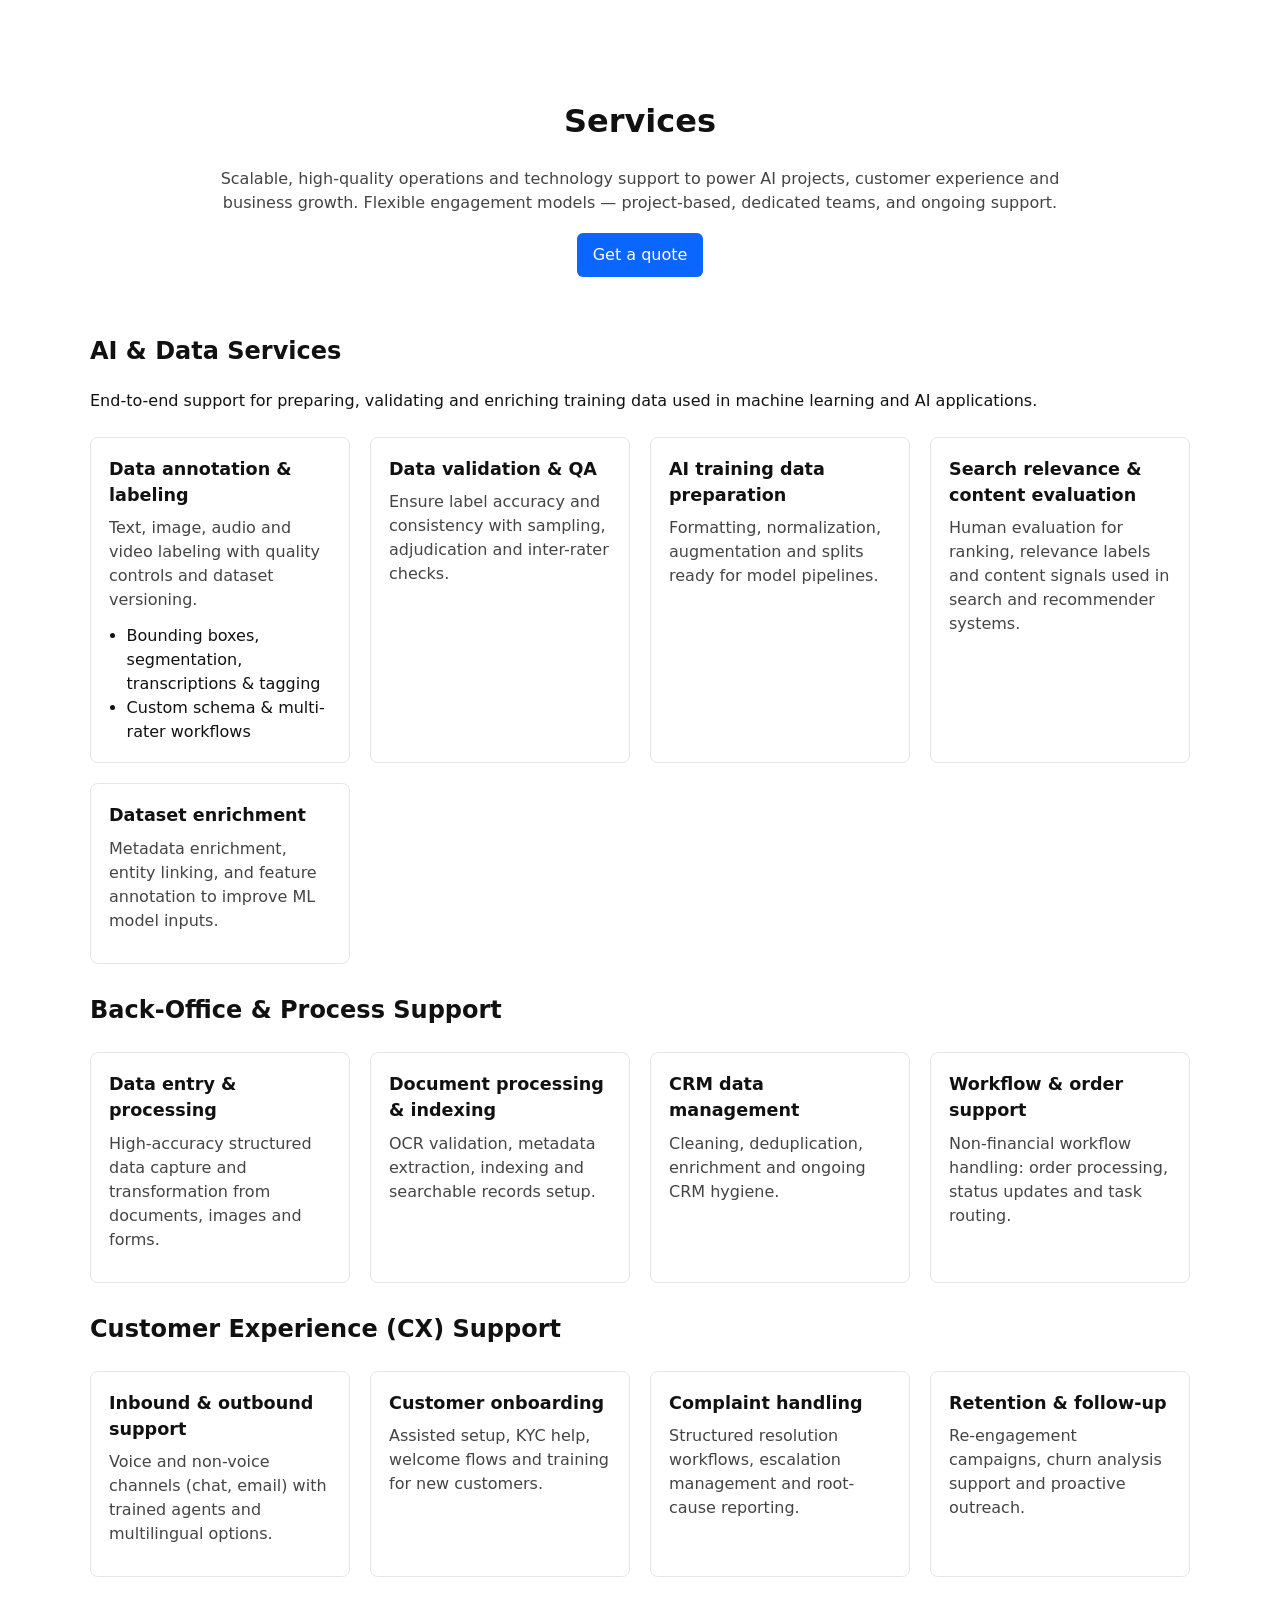
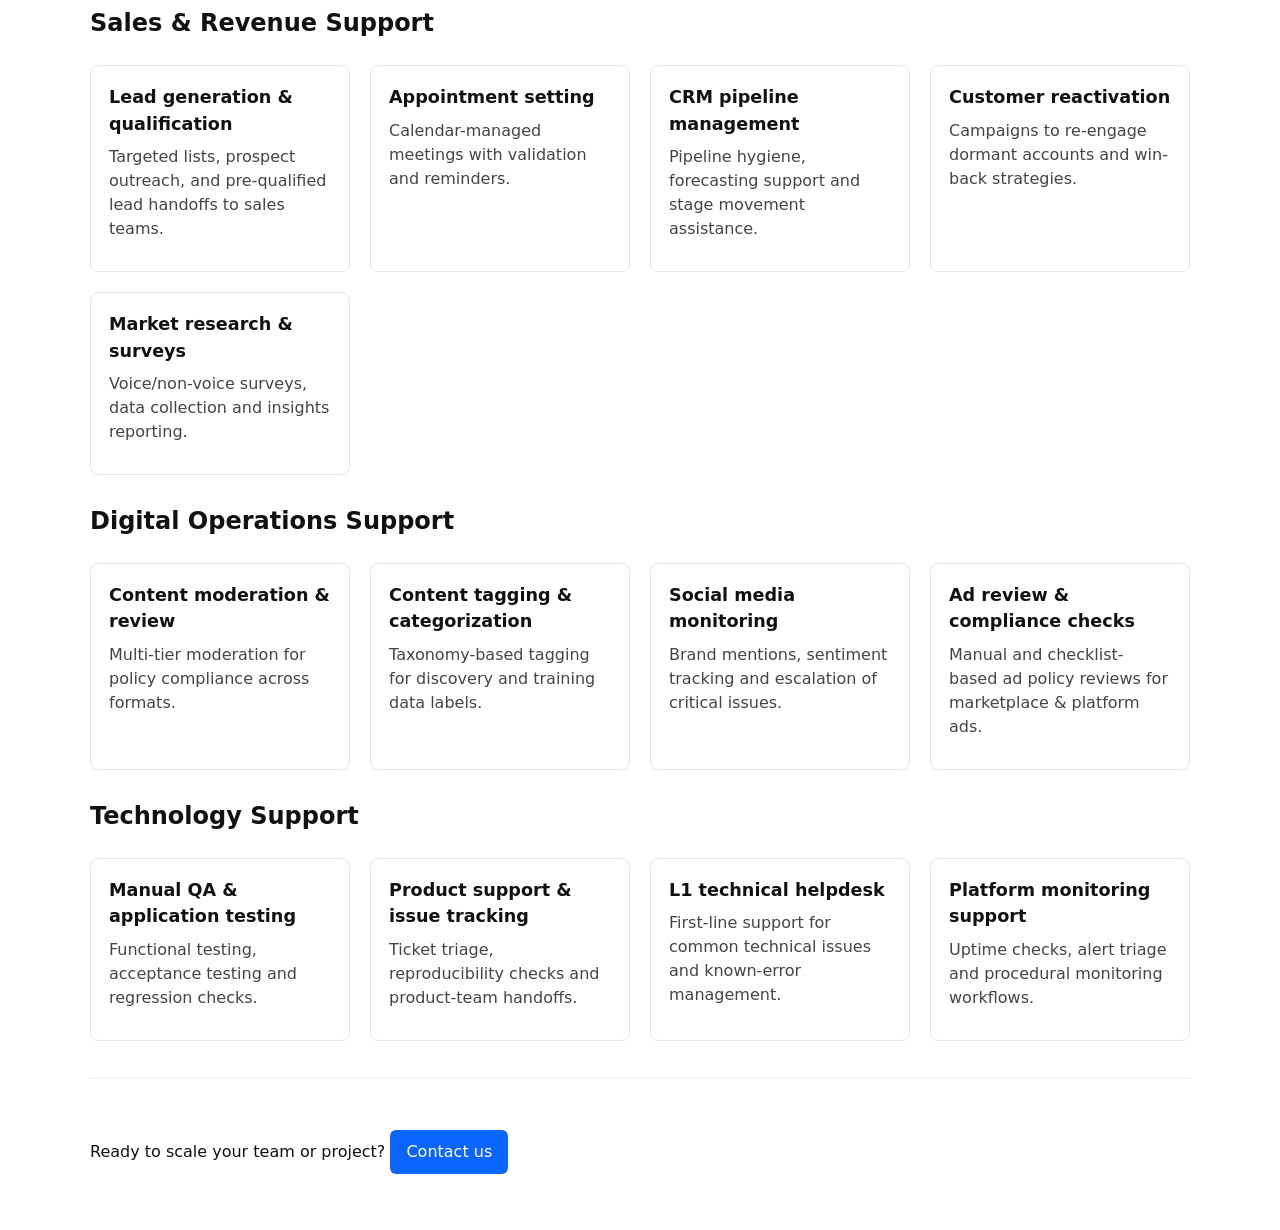
<file: services.html>
<!doctype html>
<html lang="en">
<head>
  <meta charset="utf-8" />
  <meta name="viewport" content="width=device-width,initial-scale=1" />
  <title>Services — Cognera Solutions</title>
  <meta name="description" content="Cognera Solutions — AI & Data, Back-Office, CX, Sales, Digital Ops & Technology support. Scalable teams for data labeling, customer support, lead generation and more." />
  <link rel="canonical" href="https://cognerasolutions-eng.github.io/cognerasolutionswebsite/services.html" />
  <!-- Add your CSS link(s) below -->
  <style>
    /* Minimal layout styles — replace with your site CSS */
    body{font-family:system-ui,-apple-system,Segoe UI,Roboto,Helvetica,Arial;color:#111;margin:0;line-height:1.5}
    .container{max-width:1100px;margin:0 auto;padding:40px 20px}
    .hero{padding:36px 0;text-align:center}
    .grid{display:grid;grid-template-columns:repeat(auto-fit,minmax(240px,1fr));gap:20px;margin-top:24px}
    .card{border:1px solid #e6e6e6;border-radius:8px;padding:18px;background:#fff}
    .card h3{margin:0 0 8px;font-size:1.1rem}
    .card p{margin:0 0 12px;color:#444}
    ul.services{margin:0;padding-left:1.1rem}
    .cta{display:inline-block;margin-top:18px;padding:10px 16px;background:#0b66ff;color:#fff;border-radius:6px;text-decoration:none}
    @media(prefers-color-scheme:dark){body{color:#ddd;background:#0b1220}.card{background:#071022;border-color:#0d2740}}
  </style>
  <script type="application/ld+json">
  {
    "@context": "https://schema.org",
    "@type": "Organization",
    "name": "Cognera Solutions",
    "url": "https://cognerasolutions-eng.github.io/cognerasolutionswebsite/",
    "description": "AI & Data, Back-Office, CX, Sales, Digital Operations and Technology support services.",
    "service": [
      {"@type":"Service","name":"AI & Data Services"},
      {"@type":"Service","name":"Back-Office & Process Support"},
      {"@type":"Service","name":"Customer Experience (CX) Support"},
      {"@type":"Service","name":"Sales & Revenue Support"},
      {"@type":"Service","name":"Digital Operations Support"},
      {"@type":"Service","name":"Technology Support"}
    ]
  }
  </script>
</head>
<body>
  <main class="container" id="main">
    <header class="hero" role="banner">
      <h1>Services</h1>
      <p style="max-width:850px;margin:12px auto 0;color:#444">
        Scalable, high-quality operations and technology support to power AI projects, customer experience and business growth. Flexible engagement models — project-based, dedicated teams, and ongoing support.
      </p>
      <a class="cta" href="#contact">Get a quote</a>
    </header>

    <section aria-labelledby="ai-data">
      <h2 id="ai-data">AI & Data Services</h2>
      <p>End-to-end support for preparing, validating and enriching training data used in machine learning and AI applications.</p>
      <div class="grid" role="list">
        <article class="card" role="listitem">
          <h3>Data annotation & labeling</h3>
          <p>Text, image, audio and video labeling with quality controls and dataset versioning.</p>
          <ul class="services">
            <li>Bounding boxes, segmentation, transcriptions & tagging</li>
            <li>Custom schema & multi-rater workflows</li>
          </ul>
        </article>

        <article class="card" role="listitem">
          <h3>Data validation & QA</h3>
          <p>Ensure label accuracy and consistency with sampling, adjudication and inter-rater checks.</p>
        </article>

        <article class="card" role="listitem">
          <h3>AI training data preparation</h3>
          <p>Formatting, normalization, augmentation and splits ready for model pipelines.</p>
        </article>

        <article class="card" role="listitem">
          <h3>Search relevance & content evaluation</h3>
          <p>Human evaluation for ranking, relevance labels and content signals used in search and recommender systems.</p>
        </article>

        <article class="card" role="listitem">
          <h3>Dataset enrichment</h3>
          <p>Metadata enrichment, entity linking, and feature annotation to improve ML model inputs.</p>
        </article>
      </div>
    </section>

    <section aria-labelledby="back-office" style="margin-top:28px">
      <h2 id="back-office">Back-Office & Process Support</h2>
      <div class="grid">
        <article class="card">
          <h3>Data entry & processing</h3>
          <p>High-accuracy structured data capture and transformation from documents, images and forms.</p>
        </article>
        <article class="card">
          <h3>Document processing & indexing</h3>
          <p>OCR validation, metadata extraction, indexing and searchable records setup.</p>
        </article>
        <article class="card">
          <h3>CRM data management</h3>
          <p>Cleaning, deduplication, enrichment and ongoing CRM hygiene.</p>
        </article>
        <article class="card">
          <h3>Workflow & order support</h3>
          <p>Non-financial workflow handling: order processing, status updates and task routing.</p>
        </article>
      </div>
    </section>

    <section aria-labelledby="cx" style="margin-top:28px">
      <h2 id="cx">Customer Experience (CX) Support</h2>
      <div class="grid">
        <article class="card">
          <h3>Inbound & outbound support</h3>
          <p>Voice and non-voice channels (chat, email) with trained agents and multilingual options.</p>
        </article>
        <article class="card">
          <h3>Customer onboarding</h3>
          <p>Assisted setup, KYC help, welcome flows and training for new customers.</p>
        </article>
        <article class="card">
          <h3>Complaint handling</h3>
          <p>Structured resolution workflows, escalation management and root-cause reporting.</p>
        </article>
        <article class="card">
          <h3>Retention & follow-up</h3>
          <p>Re-engagement campaigns, churn analysis support and proactive outreach.</p>
        </article>
      </div>
    </section>

    <section aria-labelledby="sales" style="margin-top:28px">
      <h2 id="sales">Sales & Revenue Support</h2>
      <div class="grid">
        <article class="card">
          <h3>Lead generation & qualification</h3>
          <p>Targeted lists, prospect outreach, and pre-qualified lead handoffs to sales teams.</p>
        </article>
        <article class="card">
          <h3>Appointment setting</h3>
          <p>Calendar-managed meetings with validation and reminders.</p>
        </article>
        <article class="card">
          <h3>CRM pipeline management</h3>
          <p>Pipeline hygiene, forecasting support and stage movement assistance.</p>
        </article>
        <article class="card">
          <h3>Customer reactivation</h3>
          <p>Campaigns to re-engage dormant accounts and win-back strategies.</p>
        </article>
        <article class="card">
          <h3>Market research & surveys</h3>
          <p>Voice/non-voice surveys, data collection and insights reporting.</p>
        </article>
      </div>
    </section>

    <section aria-labelledby="digital-ops" style="margin-top:28px">
      <h2 id="digital-ops">Digital Operations Support</h2>
      <div class="grid">
        <article class="card">
          <h3>Content moderation & review</h3>
          <p>Multi-tier moderation for policy compliance across formats.</p>
        </article>
        <article class="card">
          <h3>Content tagging & categorization</h3>
          <p>Taxonomy-based tagging for discovery and training data labels.</p>
        </article>
        <article class="card">
          <h3>Social media monitoring</h3>
          <p>Brand mentions, sentiment tracking and escalation of critical issues.</p>
        </article>
        <article class="card">
          <h3>Ad review & compliance checks</h3>
          <p>Manual and checklist-based ad policy reviews for marketplace & platform ads.</p>
        </article>
      </div>
    </section>

    <section aria-labelledby="technology" style="margin-top:28px">
      <h2 id="technology">Technology Support</h2>
      <div class="grid">
        <article class="card">
          <h3>Manual QA & application testing</h3>
          <p>Functional testing, acceptance testing and regression checks.</p>
        </article>
        <article class="card">
          <h3>Product support & issue tracking</h3>
          <p>Ticket triage, reproducibility checks and product-team handoffs.</p>
        </article>
        <article class="card">
          <h3>L1 technical helpdesk</h3>
          <p>First-line support for common technical issues and known-error management.</p>
        </article>
        <article class="card">
          <h3>Platform monitoring support</h3>
          <p>Uptime checks, alert triage and procedural monitoring workflows.</p>
        </article>
      </div>
    </section>

    <footer style="margin-top:36px;padding-top:18px;border-top:1px solid #eee">
      <p>Ready to scale your team or project? <a href="#contact" class="cta">Contact us</a></p>
    </footer>
  </main>

  <!-- Contact anchor / simple modal can be implemented by your site -->
  <section id="contact" style="display:none">
    <!-- contact form or mailto link -->
  </section>
</body>
</html>
</file>
